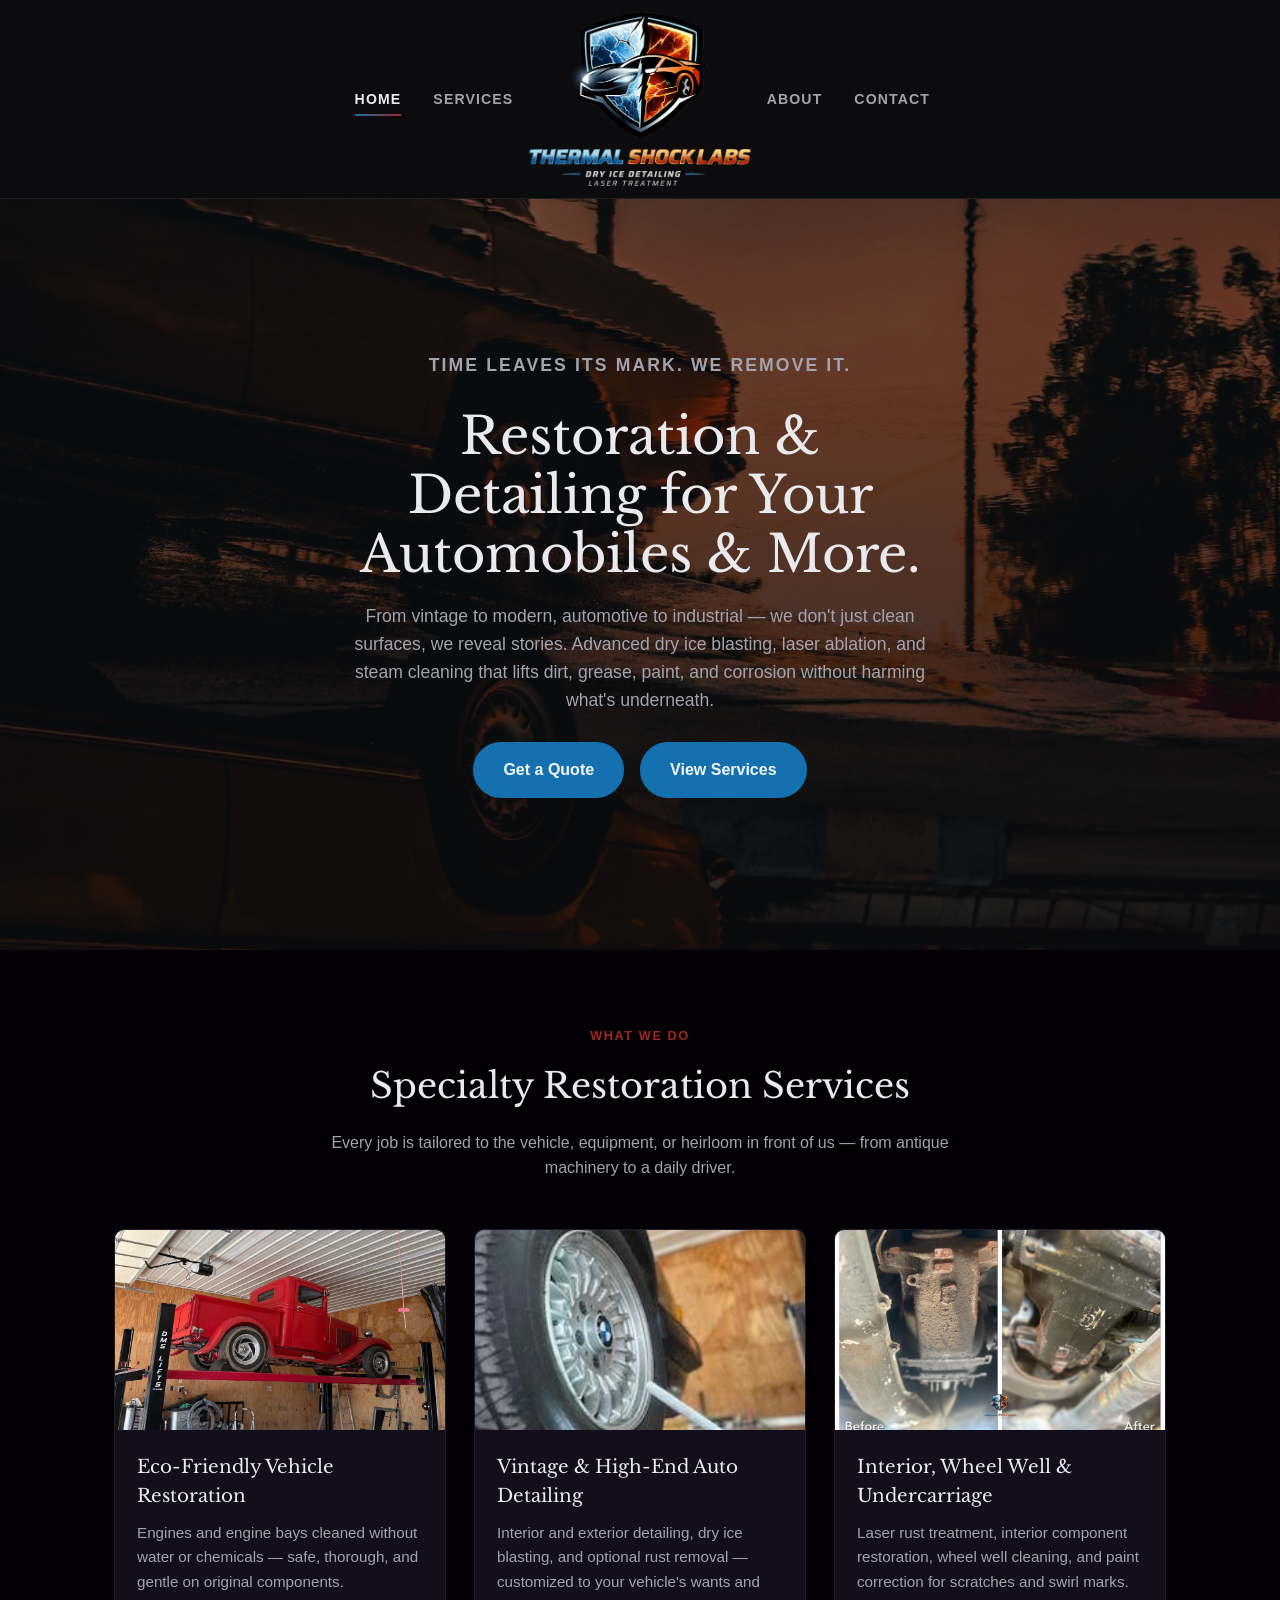
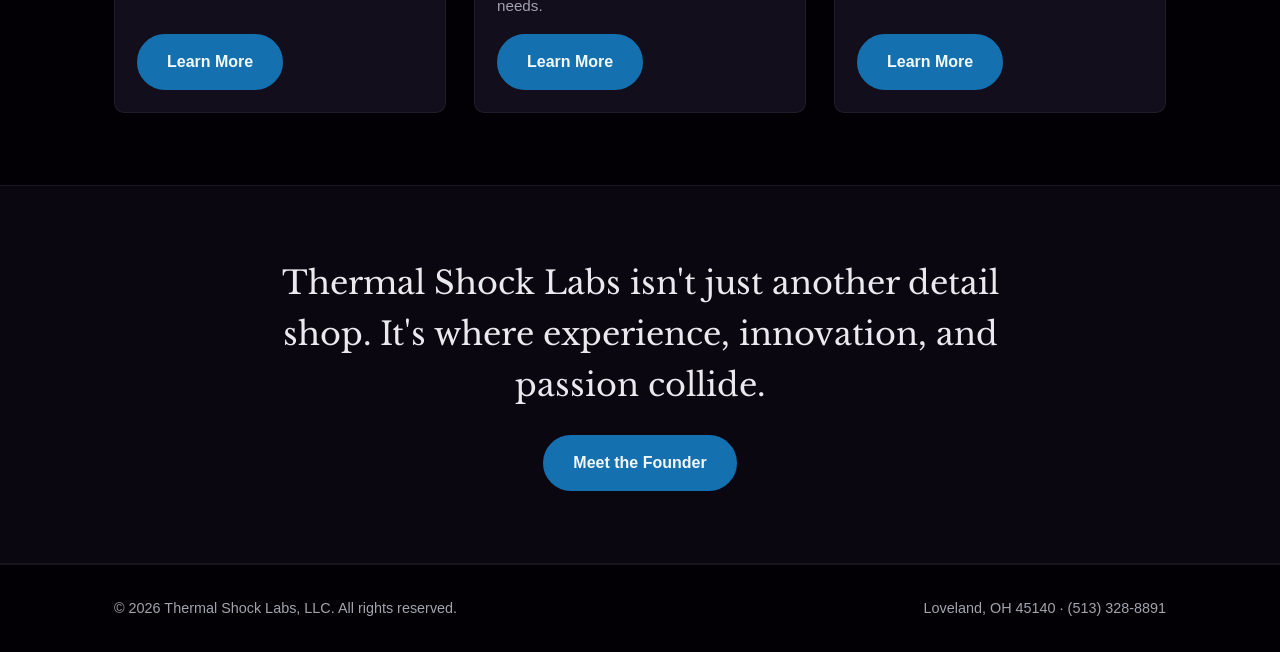
<file: index.html>
<!DOCTYPE html>
<html lang="en">
<head>
  <meta charset="UTF-8" />
  <meta name="viewport" content="width=device-width, initial-scale=1.0" />
  <title>Thermal Shock Labs | Automotive Restoration &amp; Detailing</title>
  <meta name="description" content="Thermal Shock Labs offers eco-friendly dry ice blasting, laser ablation, and steam cleaning for automotive restoration and detailing in Loveland, OH." />
  <link rel="preconnect" href="https://fonts.googleapis.com" />
  <link rel="preconnect" href="https://fonts.gstatic.com" crossorigin />
  <link href="https://fonts.googleapis.com/css2?family=Libre+Baskerville:ital,wght@0,400;0,700;1,400&display=swap" rel="stylesheet" />
  <link rel="stylesheet" href="assets/css/styles.css" />
</head>
<body>
  <header class="site-header">
    <div class="container">
      <div class="nav-wrap">
        <nav class="nav-links nav-side nav-left">
          <a href="index.html">Home</a>
          <a href="services.html">Services</a>
        </nav>
        <nav class="nav-links nav-side nav-right">
          <a href="about.html">About</a>
          <a href="contact.html">Contact</a>
        </nav>
      </div>

      <a class="brand" href="index.html">
        <img src="assets/images/logo.png" alt="Thermal Shock Labs — Dry Ice Detailing &amp; Laser Treatment" />
      </a>

      <button class="nav-toggle" aria-label="Toggle navigation">&#9776;</button>
    </div>
  </header>

  <section class="hero" style="background-image: url('assets/images/hero.jpg');">
    <div class="container hero-content">
      <p class="hero-eyebrow">Time leaves its mark. We remove it.</p>
      <h1>Restoration &amp; Detailing for Your Automobiles &amp; More.</h1>
      <p>From vintage to modern, automotive to industrial — we don't just clean surfaces, we reveal stories. Advanced dry ice blasting, laser ablation, and steam cleaning that lifts dirt, grease, paint, and corrosion without harming what's underneath.</p>
      <div class="hero-actions">
        <a class="btn btn-primary" href="contact.html">Get a Quote</a>
        <a class="btn btn-outline" href="services.html">View Services</a>
      </div>
    </div>
  </section>

  <section>
    <div class="container">
      <div class="section-heading">
        <span class="eyebrow">What We Do</span>
        <h2>Specialty Restoration Services</h2>
        <p>Every job is tailored to the vehicle, equipment, or heirloom in front of us — from antique machinery to a daily driver.</p>
      </div>
      <div class="services-grid">
        <article class="service-card">
          <img src="assets/images/service-eco-restoration.jpg" alt="Engine bay cleaned with dry ice blasting" />
          <div class="service-card-body">
            <h3>Eco-Friendly Vehicle Restoration</h3>
            <p>Engines and engine bays cleaned without water or chemicals — safe, thorough, and gentle on original components.</p>
            <a class="btn btn-outline" href="services.html">Learn More</a>
          </div>
        </article>
        <article class="service-card">
          <img src="assets/images/service-vintage-detailing.jpg" alt="Vintage car being detailed" />
          <div class="service-card-body">
            <h3>Vintage &amp; High-End Auto Detailing</h3>
            <p>Interior and exterior detailing, dry ice blasting, and optional rust removal — customized to your vehicle's wants and needs.</p>
            <a class="btn btn-outline" href="services.html">Learn More</a>
          </div>
        </article>
        <article class="service-card">
          <img src="assets/images/service-undercarriage.jpg" alt="Undercarriage and wheel well cleaning" />
          <div class="service-card-body">
            <h3>Interior, Wheel Well &amp; Undercarriage</h3>
            <p>Laser rust treatment, interior component restoration, wheel well cleaning, and paint correction for scratches and swirl marks.</p>
            <a class="btn btn-outline" href="services.html">Learn More</a>
          </div>
        </article>
      </div>
    </div>
  </section>

  <section class="callout">
    <div class="container">
      <h2>Thermal Shock Labs isn't just another detail shop. It's where experience, innovation, and passion collide.</h2>
      <a class="btn btn-primary" href="about.html">Meet the Founder</a>
    </div>
  </section>

  <footer class="site-footer">
    <div class="container">
      <span>&copy; 2026 Thermal Shock Labs, LLC. All rights reserved.</span>
      <span>Loveland, OH 45140 &middot; (513) 328-8891</span>
    </div>
  </footer>

  <script src="assets/js/script.js"></script>
</body>
</html>
</file>
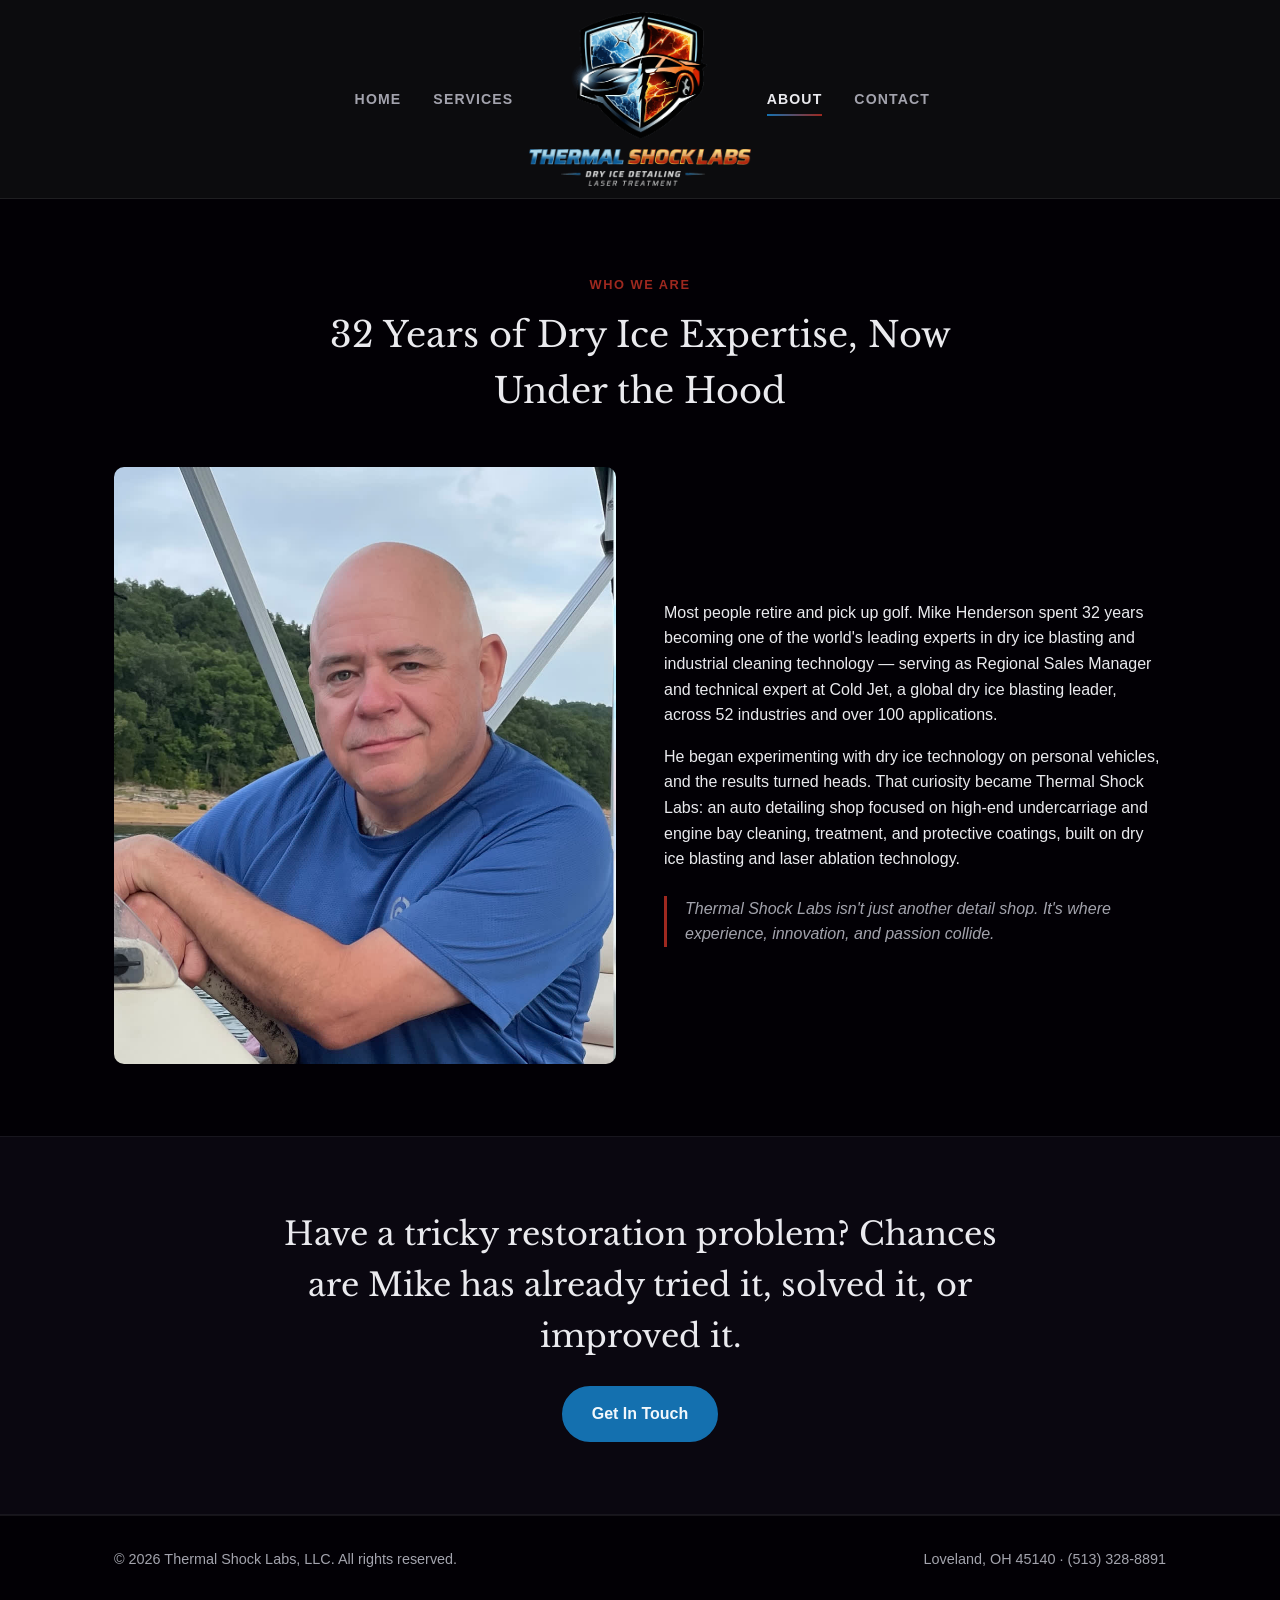
<file: about.html>
<!DOCTYPE html>
<html lang="en">
<head>
  <meta charset="UTF-8" />
  <meta name="viewport" content="width=device-width, initial-scale=1.0" />
  <title>About | Thermal Shock Labs</title>
  <meta name="description" content="Meet Mike Henderson, founder of Thermal Shock Labs — 32 years at Cold Jet as a dry ice blasting expert, now bringing that expertise to automotive restoration." />
  <link rel="preconnect" href="https://fonts.googleapis.com" />
  <link rel="preconnect" href="https://fonts.gstatic.com" crossorigin />
  <link href="https://fonts.googleapis.com/css2?family=Libre+Baskerville:ital,wght@0,400;0,700;1,400&display=swap" rel="stylesheet" />
  <link rel="stylesheet" href="assets/css/styles.css" />
</head>
<body>
  <header class="site-header">
    <div class="container">
      <div class="nav-wrap">
        <nav class="nav-links nav-side nav-left">
          <a href="index.html">Home</a>
          <a href="services.html">Services</a>
        </nav>
        <nav class="nav-links nav-side nav-right">
          <a href="about.html">About</a>
          <a href="contact.html">Contact</a>
        </nav>
      </div>

      <a class="brand" href="index.html">
        <img src="assets/images/logo.png" alt="Thermal Shock Labs — Dry Ice Detailing &amp; Laser Treatment" />
      </a>

      <button class="nav-toggle" aria-label="Toggle navigation">&#9776;</button>
    </div>
  </header>

  <section>
    <div class="container">
      <div class="section-heading">
        <span class="eyebrow">Who We Are</span>
        <h2>32 Years of Dry Ice Expertise, Now Under the Hood</h2>
      </div>
      <div class="about-grid">
        <img src="assets/images/about-mike-1.jpg" alt="Mike Henderson, founder of Thermal Shock Labs" />
        <div>
          <p>Most people retire and pick up golf. Mike Henderson spent 32 years becoming one of the world's leading experts in dry ice blasting and industrial cleaning technology — serving as Regional Sales Manager and technical expert at Cold Jet, a global dry ice blasting leader, across 52 industries and over 100 applications.</p>
          <p>He began experimenting with dry ice technology on personal vehicles, and the results turned heads. That curiosity became Thermal Shock Labs: an auto detailing shop focused on high-end undercarriage and engine bay cleaning, treatment, and protective coatings, built on dry ice blasting and laser ablation technology.</p>
          <blockquote>Thermal Shock Labs isn't just another detail shop. It's where experience, innovation, and passion collide.</blockquote>
        </div>
      </div>
    </div>
  </section>

  <section class="callout">
    <div class="container">
      <h2>Have a tricky restoration problem? Chances are Mike has already tried it, solved it, or improved it.</h2>
      <a class="btn btn-primary" href="contact.html">Get In Touch</a>
    </div>
  </section>

  <footer class="site-footer">
    <div class="container">
      <span>&copy; 2026 Thermal Shock Labs, LLC. All rights reserved.</span>
      <span>Loveland, OH 45140 &middot; (513) 328-8891</span>
    </div>
  </footer>

  <script src="assets/js/script.js"></script>
</body>
</html>
</file>
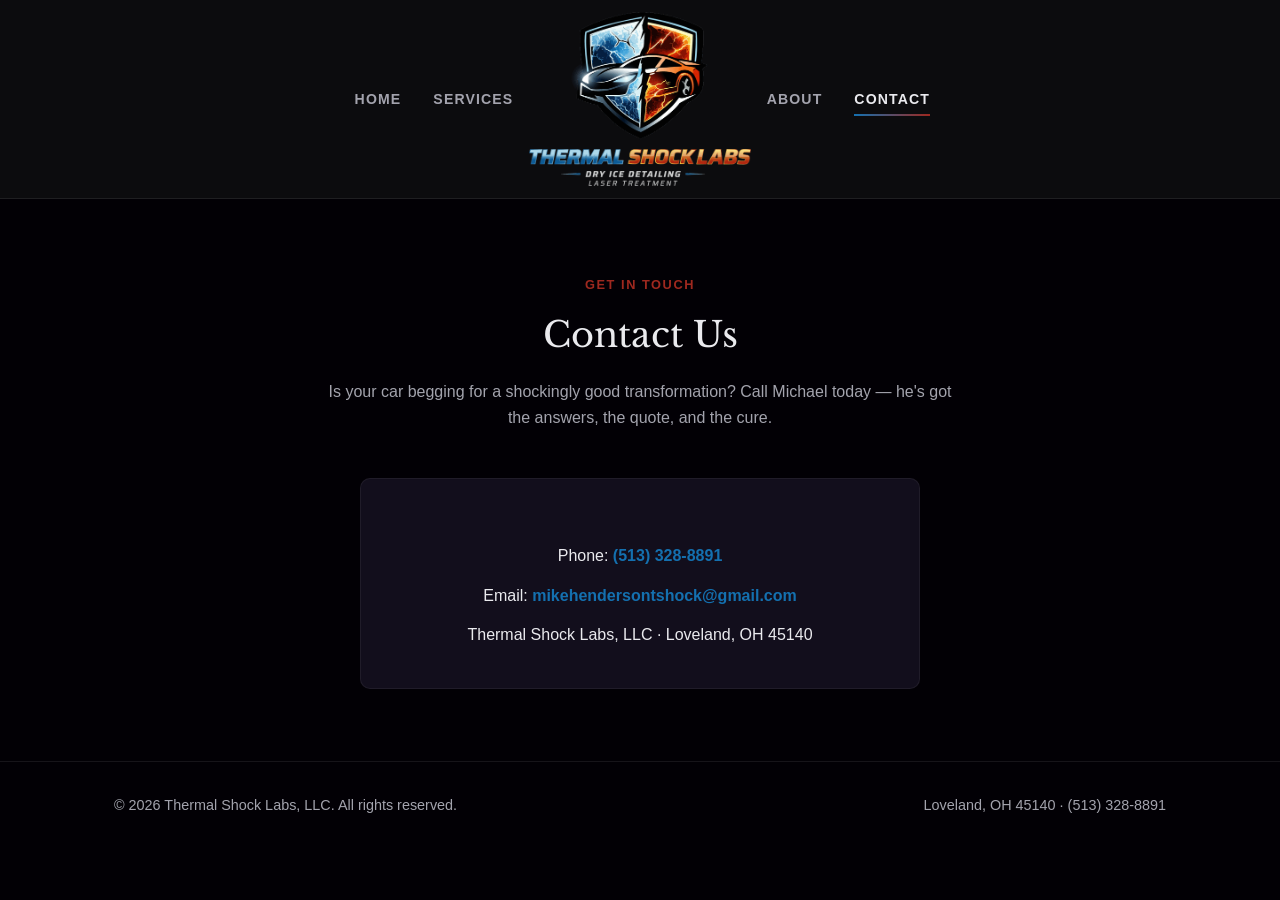
<file: contact.html>
<!DOCTYPE html>
<html lang="en">
<head>
  <meta charset="UTF-8" />
  <meta name="viewport" content="width=device-width, initial-scale=1.0" />
  <title>Contact | Thermal Shock Labs</title>
  <meta name="description" content="Contact Thermal Shock Labs in Loveland, OH for a quote on dry ice blasting, laser ablation, and automotive detailing services." />
  <link rel="preconnect" href="https://fonts.googleapis.com" />
  <link rel="preconnect" href="https://fonts.gstatic.com" crossorigin />
  <link href="https://fonts.googleapis.com/css2?family=Libre+Baskerville:ital,wght@0,400;0,700;1,400&display=swap" rel="stylesheet" />
  <link rel="stylesheet" href="assets/css/styles.css" />
</head>
<body>
  <header class="site-header">
    <div class="container">
      <div class="nav-wrap">
        <nav class="nav-links nav-side nav-left">
          <a href="index.html">Home</a>
          <a href="services.html">Services</a>
        </nav>
        <nav class="nav-links nav-side nav-right">
          <a href="about.html">About</a>
          <a href="contact.html">Contact</a>
        </nav>
      </div>

      <a class="brand" href="index.html">
        <img src="assets/images/logo.png" alt="Thermal Shock Labs — Dry Ice Detailing &amp; Laser Treatment" />
      </a>

      <button class="nav-toggle" aria-label="Toggle navigation">&#9776;</button>
    </div>
  </header>

  <section>
    <div class="container">
      <div class="section-heading">
        <span class="eyebrow">Get In Touch</span>
        <h2>Contact Us</h2>
        <p>Is your car begging for a shockingly good transformation? Call Michael today — he's got the answers, the quote, and the cure.</p>
      </div>
      <div class="contact-card">
        <ul class="contact-list">
          <li>Phone: <a href="tel:+15133288891">(513) 328-8891</a></li>
          <li>Email: <a href="mailto:mikehendersontshock@gmail.com">mikehendersontshock@gmail.com</a></li>
          <li>Thermal Shock Labs, LLC &middot; Loveland, OH 45140</li>
        </ul>
      </div>
    </div>
  </section>

  <footer class="site-footer">
    <div class="container">
      <span>&copy; 2026 Thermal Shock Labs, LLC. All rights reserved.</span>
      <span>Loveland, OH 45140 &middot; (513) 328-8891</span>
    </div>
  </footer>

  <script src="assets/js/script.js"></script>
</body>
</html>
</file>
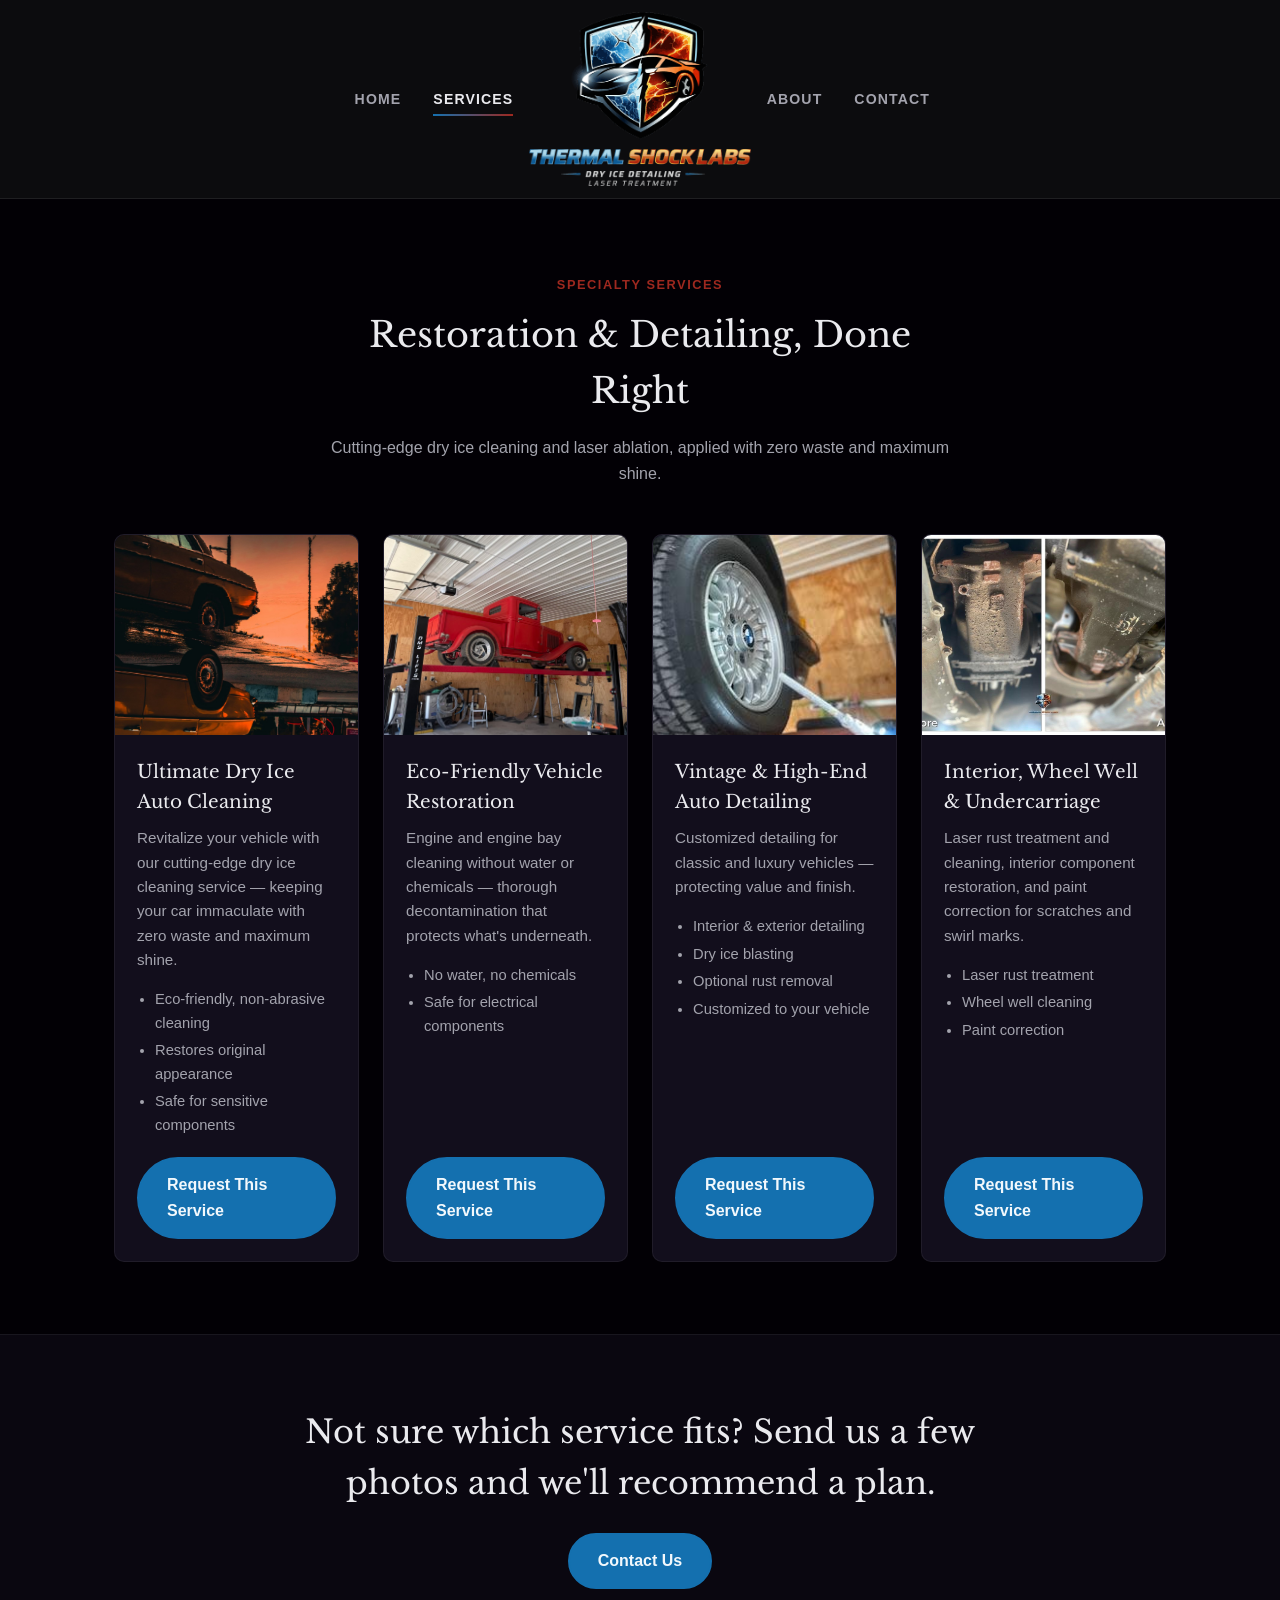
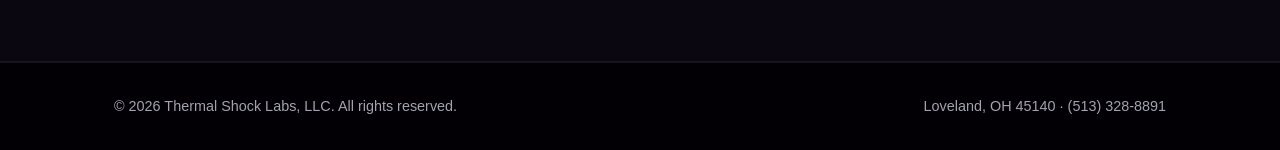
<file: services.html>
<!DOCTYPE html>
<html lang="en">
<head>
  <meta charset="UTF-8" />
  <meta name="viewport" content="width=device-width, initial-scale=1.0" />
  <title>Services | Thermal Shock Labs</title>
  <meta name="description" content="Specialty automotive restoration services: dry ice blasting, laser ablation, undercarriage and engine bay cleaning, and vintage auto detailing." />
  <link rel="preconnect" href="https://fonts.googleapis.com" />
  <link rel="preconnect" href="https://fonts.gstatic.com" crossorigin />
  <link href="https://fonts.googleapis.com/css2?family=Libre+Baskerville:ital,wght@0,400;0,700;1,400&display=swap" rel="stylesheet" />
  <link rel="stylesheet" href="assets/css/styles.css" />
</head>
<body>
  <header class="site-header">
    <div class="container">
      <div class="nav-wrap">
        <nav class="nav-links nav-side nav-left">
          <a href="index.html">Home</a>
          <a href="services.html">Services</a>
        </nav>
        <nav class="nav-links nav-side nav-right">
          <a href="about.html">About</a>
          <a href="contact.html">Contact</a>
        </nav>
      </div>

      <a class="brand" href="index.html">
        <img src="assets/images/logo.png" alt="Thermal Shock Labs — Dry Ice Detailing &amp; Laser Treatment" />
      </a>

      <button class="nav-toggle" aria-label="Toggle navigation">&#9776;</button>
    </div>
  </header>

  <section>
    <div class="container">
      <div class="section-heading">
        <span class="eyebrow">Specialty Services</span>
        <h2>Restoration &amp; Detailing, Done Right</h2>
        <p>Cutting-edge dry ice cleaning and laser ablation, applied with zero waste and maximum shine.</p>
      </div>
      <div class="services-grid services-grid--full">
        <article class="service-card">
          <img src="assets/images/hero.jpg" alt="Dry ice auto cleaning" />
          <div class="service-card-body">
            <h3>Ultimate Dry Ice Auto Cleaning</h3>
            <p>Revitalize your vehicle with our cutting-edge dry ice cleaning service — keeping your car immaculate with zero waste and maximum shine.</p>
            <ul>
              <li>Eco-friendly, non-abrasive cleaning</li>
              <li>Restores original appearance</li>
              <li>Safe for sensitive components</li>
            </ul>
            <a class="btn btn-primary" href="contact.html">Request This Service</a>
          </div>
        </article>
        <article class="service-card">
          <img src="assets/images/service-eco-restoration.jpg" alt="Engine bay cleaning" />
          <div class="service-card-body">
            <h3>Eco-Friendly Vehicle Restoration</h3>
            <p>Engine and engine bay cleaning without water or chemicals — thorough decontamination that protects what's underneath.</p>
            <ul>
              <li>No water, no chemicals</li>
              <li>Safe for electrical components</li>
            </ul>
            <a class="btn btn-primary" href="contact.html">Request This Service</a>
          </div>
        </article>
        <article class="service-card">
          <img src="assets/images/service-vintage-detailing.jpg" alt="Vintage and high-end auto detailing" />
          <div class="service-card-body">
            <h3>Vintage &amp; High-End Auto Detailing</h3>
            <p>Customized detailing for classic and luxury vehicles — protecting value and finish.</p>
            <ul>
              <li>Interior &amp; exterior detailing</li>
              <li>Dry ice blasting</li>
              <li>Optional rust removal</li>
              <li>Customized to your vehicle</li>
            </ul>
            <a class="btn btn-primary" href="contact.html">Request This Service</a>
          </div>
        </article>
        <article class="service-card">
          <img src="assets/images/service-undercarriage.jpg" alt="Interior, wheel well and undercarriage services" />
          <div class="service-card-body">
            <h3>Interior, Wheel Well &amp; Undercarriage</h3>
            <p>Laser rust treatment and cleaning, interior component restoration, and paint correction for scratches and swirl marks.</p>
            <ul>
              <li>Laser rust treatment</li>
              <li>Wheel well cleaning</li>
              <li>Paint correction</li>
            </ul>
            <a class="btn btn-primary" href="contact.html">Request This Service</a>
          </div>
        </article>
      </div>
    </div>
  </section>

  <section class="callout">
    <div class="container">
      <h2>Not sure which service fits? Send us a few photos and we'll recommend a plan.</h2>
      <a class="btn btn-primary" href="contact.html">Contact Us</a>
    </div>
  </section>

  <footer class="site-footer">
    <div class="container">
      <span>&copy; 2026 Thermal Shock Labs, LLC. All rights reserved.</span>
      <span>Loveland, OH 45140 &middot; (513) 328-8891</span>
    </div>
  </footer>

  <script src="assets/js/script.js"></script>
</body>
</html>
</file>
<file: assets/css/styles.css>
:root {
  --color-bg: #020005;
  --color-bg-alt: #0a0710;
  --color-surface: #120e1c;
  --color-text: #eaeaee;
  --color-text-muted: #a3a3ad;
  --color-accent: #1470af;
  --color-accent-dark: #0c3f6f;
  --color-heat: #9e281f;
  --font-heading: "Libre Baskerville", Georgia, "Times New Roman", serif;
  --font-body: "Helvetica Neue", Helvetica, Arial, sans-serif;
  --max-width: 1100px;
  --radius: 10px;
}

* { box-sizing: border-box; }

html { scroll-behavior: smooth; }

body {
  margin: 0;
  font-family: var(--font-body);
  background: var(--color-bg);
  color: var(--color-text);
  line-height: 1.6;
}

h1, h2, h3 {
  font-family: var(--font-heading);
  font-weight: 400;
}

.sr-only {
  position: absolute;
  width: 1px;
  height: 1px;
  padding: 0;
  margin: -1px;
  overflow: hidden;
  clip: rect(0, 0, 0, 0);
  white-space: nowrap;
  border: 0;
}

img { max-width: 100%; display: block; }

a { color: inherit; text-decoration: none; }

.container {
  max-width: var(--max-width);
  margin: 0 auto;
  padding: 0 24px;
}

/* Header */
.site-header {
  position: sticky;
  top: 0;
  z-index: 10;
  background: rgba(14, 14, 16, 0.9);
  backdrop-filter: blur(6px);
  border-bottom: 1px solid rgba(255,255,255,0.08);
}

.site-header .container {
  display: grid;
  grid-template-columns: 1fr auto 1fr;
  align-items: center;
  column-gap: 16px;
  padding-top: 4px;
  padding-bottom: 4px;
  position: relative;
}

.brand {
  display: flex;
  align-items: center;
  grid-column: 2;
  grid-row: 1;
  justify-self: center;
  align-self: center;
}

.brand img {
  height: 190px;
  width: auto;
  padding: 8px 0;
  transition: transform 0.2s ease;
}

.brand:hover img { transform: scale(1.03); }

.nav-wrap { display: contents; }

.nav-side.nav-left { grid-column: 1; grid-row: 1; justify-self: end; align-self: center; }
.nav-side.nav-right { grid-column: 3; grid-row: 1; justify-self: start; align-self: center; }

.nav-links {
  display: flex;
  gap: 32px;
  font-weight: 700;
}

.nav-links a {
  position: relative;
  display: inline-block;
  padding: 6px 0;
  color: var(--color-text-muted);
  text-transform: uppercase;
  font-size: 0.88rem;
  letter-spacing: 0.08em;
  transition: color 0.2s ease;
}

.nav-links a::after {
  content: "";
  position: absolute;
  left: 0;
  bottom: 0;
  height: 2px;
  width: 0;
  background: linear-gradient(90deg, var(--color-accent), var(--color-heat));
  transition: width 0.25s ease;
}

.nav-links a:hover,
.nav-links a.active {
  color: var(--color-text);
}

.nav-links a:hover::after,
.nav-links a.active::after {
  width: 100%;
}

.nav-toggle {
  grid-column: 3;
  grid-row: 1;
  justify-self: end;
  align-self: center;
  display: none;
  background: none;
  border: none;
  color: var(--color-text);
  font-size: 1.6rem;
  cursor: pointer;
}

/* Hero */
.hero {
  position: relative;
  min-height: 62vh;
  display: flex;
  align-items: center;
  background-size: cover;
  background-position: center;
  isolation: isolate;
}

.hero::before {
  content: "";
  position: absolute;
  inset: 0;
  background: linear-gradient(180deg, rgba(10,10,12,0.55) 0%, rgba(10,10,12,0.88) 100%);
  z-index: -1;
}

.hero-content {
  max-width: 640px;
  margin: 0 auto;
  padding-top: 80px;
  padding-bottom: 80px;
  text-align: center;
}

.hero-eyebrow {
  color: var(--color-heat);
  text-transform: uppercase;
  letter-spacing: 0.12em;
  font-size: 0.85rem;
  font-weight: 600;
  margin-bottom: 14px;
}

.hero h1 {
  font-size: clamp(2rem, 5vw, 3.2rem);
  line-height: 1.15;
  margin: 0 0 18px;
}

.hero p {
  color: var(--color-text-muted);
  font-size: 1.1rem;
  margin: 0 0 28px;
}

.hero-actions {
  display: flex;
  flex-wrap: wrap;
  justify-content: center;
  gap: 16px;
}

/* Buttons */
.btn {
  display: inline-block;
  padding: 13px 28px;
  border-radius: 999px;
  font-weight: 600;
  border: 2px solid var(--color-accent);
  transition: background 0.15s ease, color 0.15s ease, transform 0.15s ease;
}

.btn-primary,
.btn-outline {
  background: var(--color-accent);
  color: #f2f8fc;
}

.btn-primary:hover,
.btn-outline:hover {
  background: var(--color-accent-dark);
  border-color: var(--color-accent-dark);
  transform: translateY(-1px);
}

/* Sections */
section { padding: 72px 0; }

.section-heading { text-align: center; max-width: 640px; margin: 0 auto 48px; }

.section-heading .eyebrow {
  color: var(--color-heat);
  text-transform: uppercase;
  letter-spacing: 0.12em;
  font-size: 0.8rem;
  font-weight: 700;
}

.section-heading h2 { font-size: clamp(1.6rem, 3vw, 2.2rem); margin: 10px 0 12px; }

.section-heading p { color: var(--color-text-muted); }

/* Services grid */
.services-grid {
  display: grid;
  grid-template-columns: repeat(auto-fit, minmax(280px, 1fr));
  gap: 28px;
}

/* Services page: force all cards into one row on wide screens */
.services-grid--full {
  grid-template-columns: repeat(2, 1fr);
  gap: 24px;
}

@media (min-width: 900px) {
  .services-grid--full { grid-template-columns: repeat(4, 1fr); }
}

.service-card {
  background: var(--color-surface);
  border-radius: var(--radius);
  overflow: hidden;
  border: 1px solid rgba(255,255,255,0.06);
  transition: transform 0.2s ease, border-color 0.2s ease;
  display: flex;
  flex-direction: column;
}

.service-card:hover { transform: translateY(-4px); border-color: var(--color-accent); }

.service-card img { height: 200px; width: 100%; object-fit: cover; }

.service-card-body {
  padding: 22px;
  display: flex;
  flex-direction: column;
  flex: 1;
}

.service-card-body .btn { margin-top: auto; align-self: flex-start; }

.service-card-body h3 { margin: 0 0 10px; font-size: 1.15rem; }

.service-card-body p { color: var(--color-text-muted); font-size: 0.95rem; margin: 0 0 16px; }

.service-card-body ul {
  margin: 0 0 16px;
  padding-left: 18px;
  color: var(--color-text-muted);
  font-size: 0.92rem;
}

.service-card-body ul li { margin-bottom: 4px; }

/* About */
.about-grid {
  display: grid;
  grid-template-columns: 1fr 1fr;
  gap: 48px;
  align-items: center;
}

.about-grid img { border-radius: var(--radius); }

.about-grid blockquote {
  margin: 24px 0 0;
  padding-left: 18px;
  border-left: 3px solid var(--color-heat);
  color: var(--color-text-muted);
  font-style: italic;
}

/* Quote / callout band */
.callout {
  background: var(--color-bg-alt);
  border-top: 1px solid rgba(255,255,255,0.06);
  border-bottom: 1px solid rgba(255,255,255,0.06);
  text-align: center;
}

.callout h2 { font-size: clamp(1.4rem, 3vw, 2rem); max-width: 760px; margin: 0 auto 24px; }

/* Contact */
.contact-card {
  background: var(--color-surface);
  border-radius: var(--radius);
  padding: 40px;
  max-width: 560px;
  margin: 0 auto;
  text-align: center;
  border: 1px solid rgba(255,255,255,0.06);
}

.contact-list {
  list-style: none;
  padding: 0;
  margin: 24px 0 0;
  display: flex;
  flex-direction: column;
  gap: 14px;
}

.contact-list a { color: var(--color-accent); font-weight: 600; }

/* Footer */
.site-footer {
  border-top: 1px solid rgba(255,255,255,0.08);
  padding: 32px 0;
  color: var(--color-text-muted);
  font-size: 0.9rem;
}

.site-footer .container {
  display: flex;
  flex-wrap: wrap;
  gap: 12px;
  align-items: center;
  justify-content: space-between;
}

@media (max-width: 900px) {
  .brand img { height: 130px; }
}

@media (max-width: 720px) {
  .brand img { height: 118px; padding: 10px 0; }

  .nav-toggle { display: block; }

  .nav-wrap {
    display: none;
    position: absolute;
    top: 100%;
    left: 0;
    right: 0;
    background: var(--color-bg);
    flex-direction: column;
    gap: 4px;
    padding: 12px 24px 20px;
    border-bottom: 1px solid rgba(255,255,255,0.08);
  }
  .nav-wrap.open { display: flex; }

  .nav-side {
    display: flex;
    flex-direction: column;
    gap: 4px;
  }
  .nav-side.nav-left,
  .nav-side.nav-right {
    justify-self: auto;
    align-self: stretch;
  }
  .nav-side a { padding: 10px 0; }

  section { padding: 48px 0; }

  .hero { min-height: 52vh; }
  .hero-content { padding-top: 48px; padding-bottom: 48px; }

  .about-grid { grid-template-columns: 1fr; gap: 28px; }

  .services-grid--full { grid-template-columns: 1fr; }

  .contact-card { padding: 28px 22px; }

  .service-card-body .btn { align-self: center; }

  .site-footer .container {
    flex-direction: column;
    text-align: center;
  }
}

@media (max-width: 420px) {
  .brand img { height: 92px; }
  .btn { padding: 12px 22px; font-size: 0.95rem; }
}
</file>
